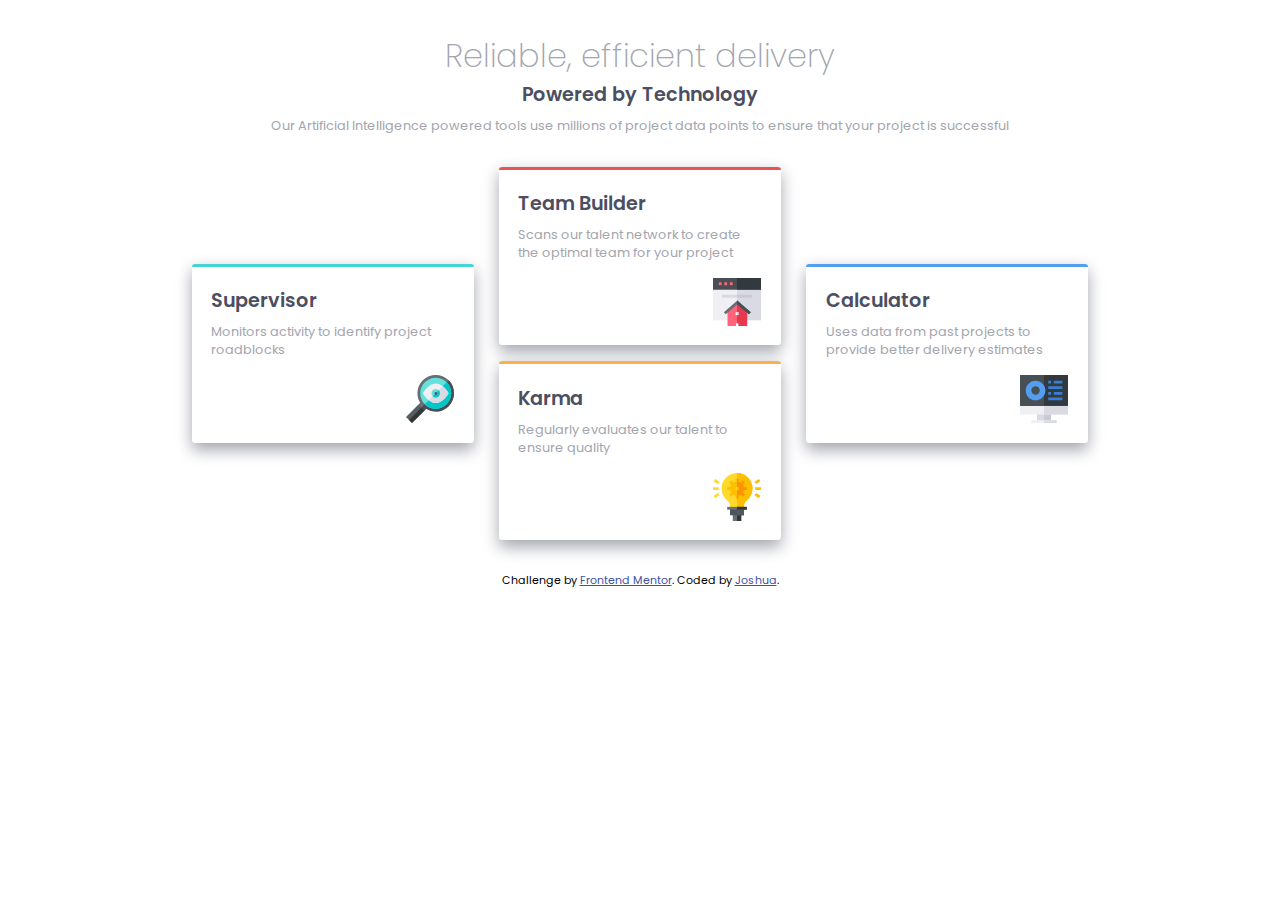
<file: index.html>
<!DOCTYPE html>
<html lang="en">

<head>
  <meta charset="UTF-8">
  <meta name="viewport" content="width=device-width, initial-scale=1.0">
  <!-- displays site properly based on user's device -->

  <link rel="icon" type="image/png" sizes="32x32" href="./images/favicon-32x32.png">
  <link rel="stylesheet" href="index.css">

  <link rel="preconnect" href="https://fonts.googleapis.com">
<link rel="preconnect" href="https://fonts.gstatic.com" crossorigin>
<link href="https://fonts.googleapis.com/css2?family=Poppins:ital,wght@0,100;0,200;0,300;0,400;0,500;0,600;0,700;0,800;0,900;1,100;1,200;1,300;1,400;1,500;1,600;1,700;1,800;1,900&display=swap" rel="stylesheet">

  <title>Frontend Mentor | Four card feature section</title>

  <!-- Feel free to remove these styles or customise in your own stylesheet 👍 -->
</head>

<body>
  <main>
    <div class="container">
      <div class="topic">
        <p class="title">Reliable, efficient delivery</p>
        <p class="title-0">Powered by Technology</p>

        <p class="small-text">
          Our Artificial Intelligence powered tools use millions of project data points to ensure that your project is
          successful
        </p>
      </div>

      <div class="four-cards">

        <div class="card bor-0">
          <p class="title-0 ">Supervisor</p>
          <p class="small-text">Monitors activity to identify project roadblocks</p>
          <img src="images\icon-supervisor.svg" alt="Supervisor.svg">
        </div>
        <div class="">
          <div class="card bor-1">
            <p class="title-0 ">Team Builder</p>
            <p class="small-text">Scans our talent network to create the optimal team for your project</p>
            <img src="images\icon-team-builder.svg" alt="Team.svg">
          </div>
          <div class="card bor-2">
            <p class="title-0 ">Karma</p>
            <p class="small-text">Regularly evaluates our talent to ensure quality</p>
            <img src="images\icon-karma.svg" alt="Karma.svg">
          </div>
        </div>
        <div class="card bor-3">
          <p class="title-0 ">Calculator</p>
          <p class="small-text">Uses data from past projects to provide better delivery estimates</p> 
          <img src="images\icon-calculator.svg" alt="Calculator.svg">
        </div>
      </div>
      <p class="attribution">
        Challenge by <a href="https://www.frontendmentor.io?ref=challenge" target="_blank">Frontend Mentor</a>.
        Coded by <a href="#">Joshua</a>.
      </p>
  </main>
</body>

</html>
</file>
<file: index.css>
:root {
  --white: hsl(0, 0%, 100%);
  --red: hsl(0, 78%, 62%);
  --cyan: hsl(180, 62%, 55%);
  --Orange: hsl(34, 97%, 64%);
  --blue: hsl(212, 86%, 64%);
  --very-dark-blue: hsl(234, 12%, 34%);
  --Grayish-blue : hsl(229, 6%, 66%);
  --very-light-gray: hsl(0, 0%, 98%);
}

* {
  box-sizing: border-box;
  padding: 0;
  margin: 0;

}
body {
    background-color: var(--white);
    font-family: poppins;
}

.container {
  display: flex;
  flex-direction: column;
  margin: 2rem;
  margin-left: 12rem;
  margin-right: 12rem;
}

.topic {
  display: flex;
  flex-direction: column;
  text-align: center;
}

.title {
  color: var(--Grayish-blue);
    font-size: 2rem;
    font-weight: 200;
}

.title-0 {
  color: var(--very-dark-blue);
  font-size: larger;
  font-weight: 600;
  padding-bottom: 0.5rem;
}

.small-text {
  color: var(--Grayish-blue);
  font-size: 0.8rem;
  font-weight: 400;
  margin-bottom: 1rem;
}

.four-cards {
  display: grid;
  grid-template-columns: repeat(3, 1fr);
  gap: 1.6rem;
  align-items: center;
}

.card {
  background-color: var(--white);
  box-shadow: 0px 0.4rem 1rem 0rem var(--Grayish-blue);
  height: fit-content;
  border-radius: 0.2rem;
  margin-top: 1rem;
  padding: 1.2rem;
  display: flex;
  flex-direction: column;
  transition: all 0.3s ease ;
}

.card:hover {
  box-shadow: none;
  border-bottom:1px dashed var(--Grayish-blue);
  border-left:1px dashed var(--Grayish-blue);
  border-right:1px dashed var(--Grayish-blue);
}

.bor-0 {
  border-top: 3px solid var(--cyan);
}

.bor-1 {
  border-top: 3px solid var(--red);
}

.bor-2 {
  border-top: 3px solid var(--Orange);
}

.bor-3 {
  border-top: 3px solid var(--blue);
}

main .center {
  display: flex;
  flex-direction: column;
}

div>img {
  display: flex;
  width: 3rem;
  height: 3rem;
  margin-left:80%;
}

.attribution {
  font-size: 11px;
  text-align: center;
  margin-top: 2rem;
}

.attribution a {
  color: hsl(228, 45%, 44%);
}

@media screen and (max-width: 500px){
  
  .container {
    display: flex;
    flex-direction: column;
    margin: 2rem;
  }

  main .four-cards {
    display: block;
    gap: 1.6rem;
    padding-top: 1rem;
  }  
  
  .card {
    margin-top: 1rem;
    padding: 1.2rem;
  }

}
</file>
